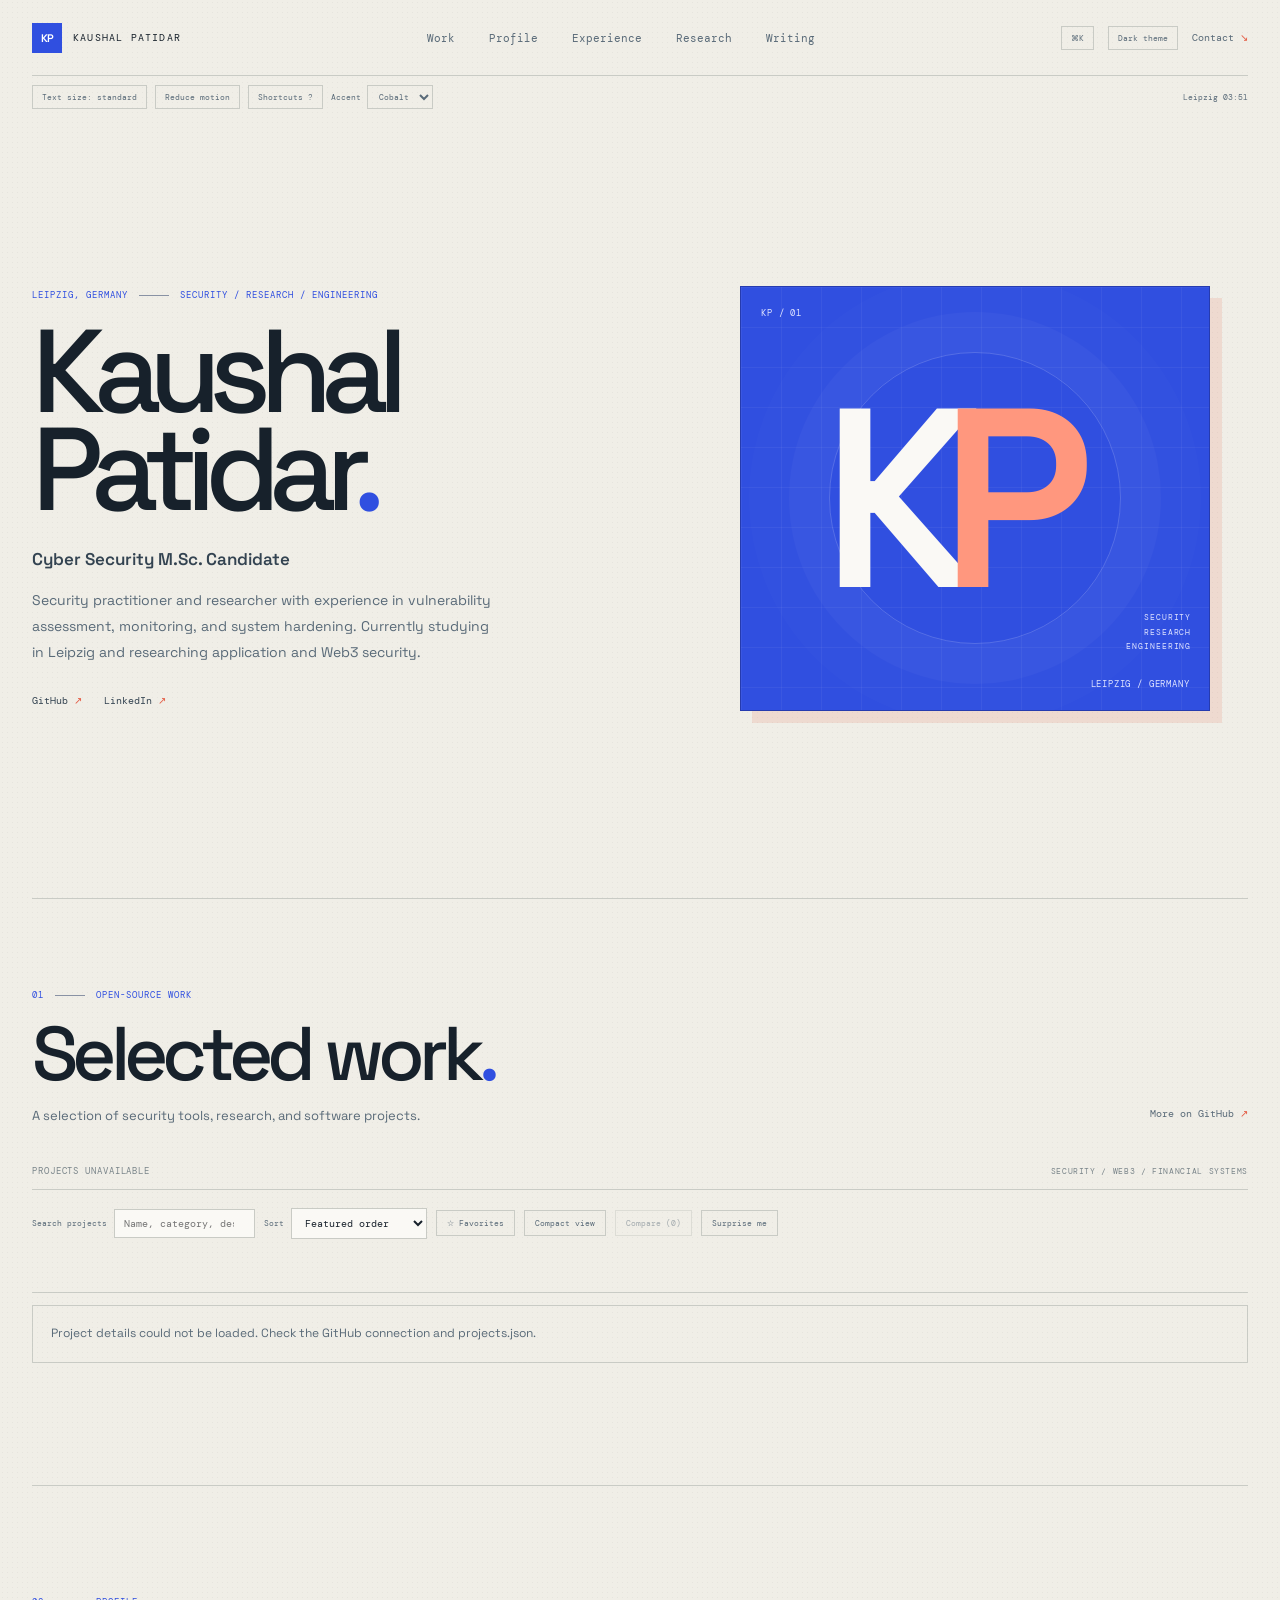
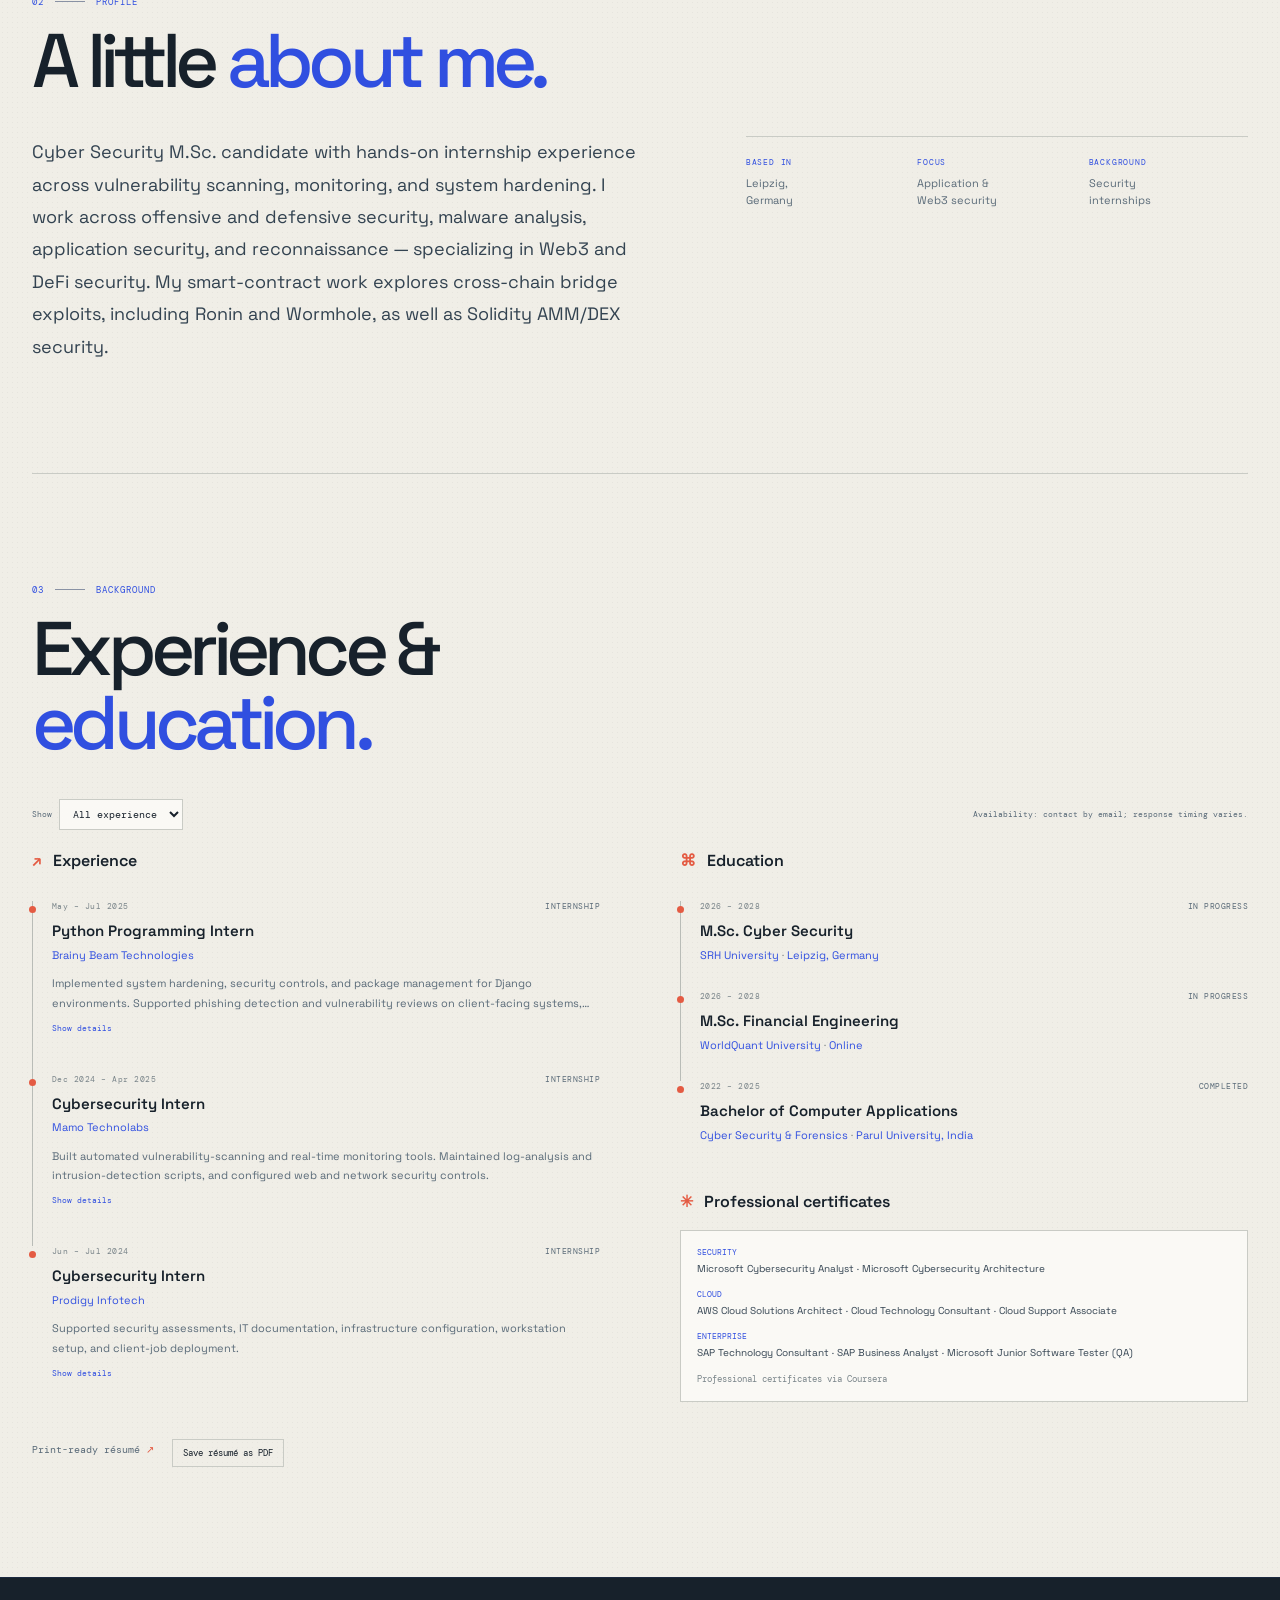
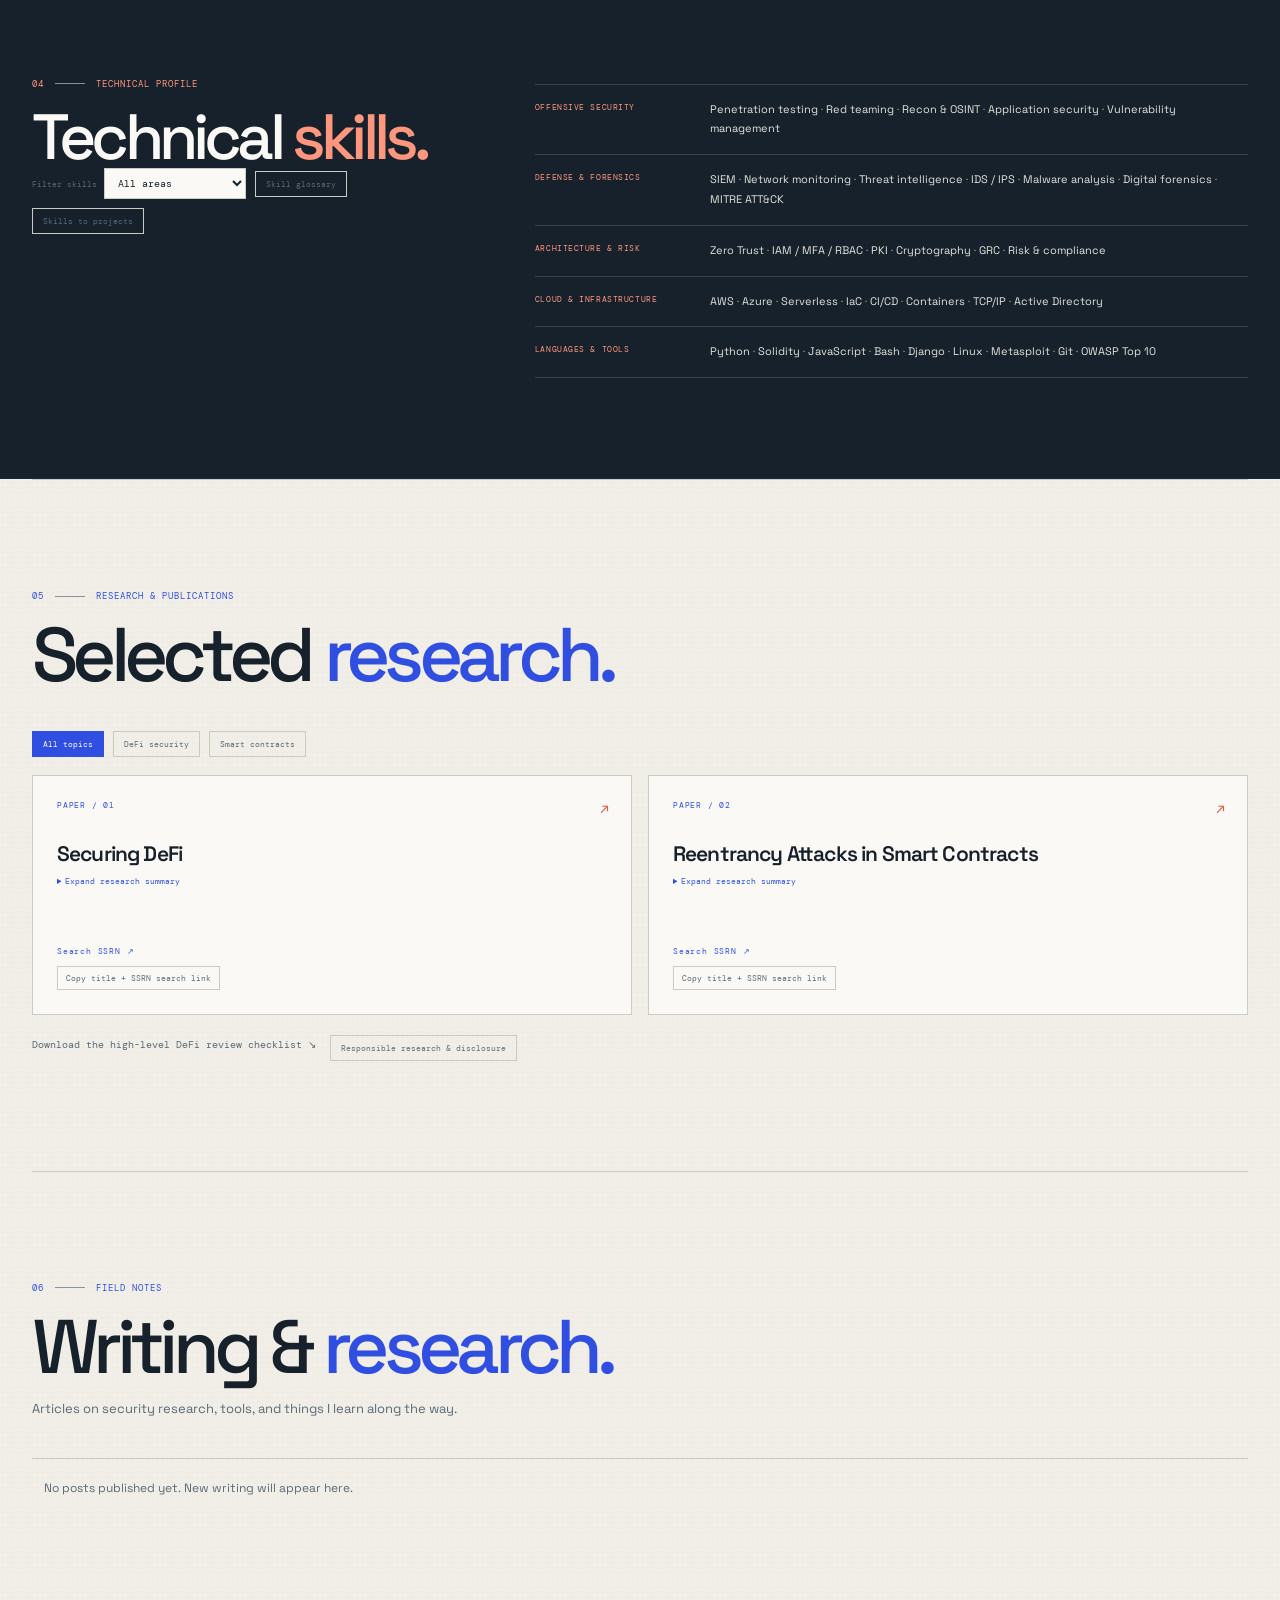
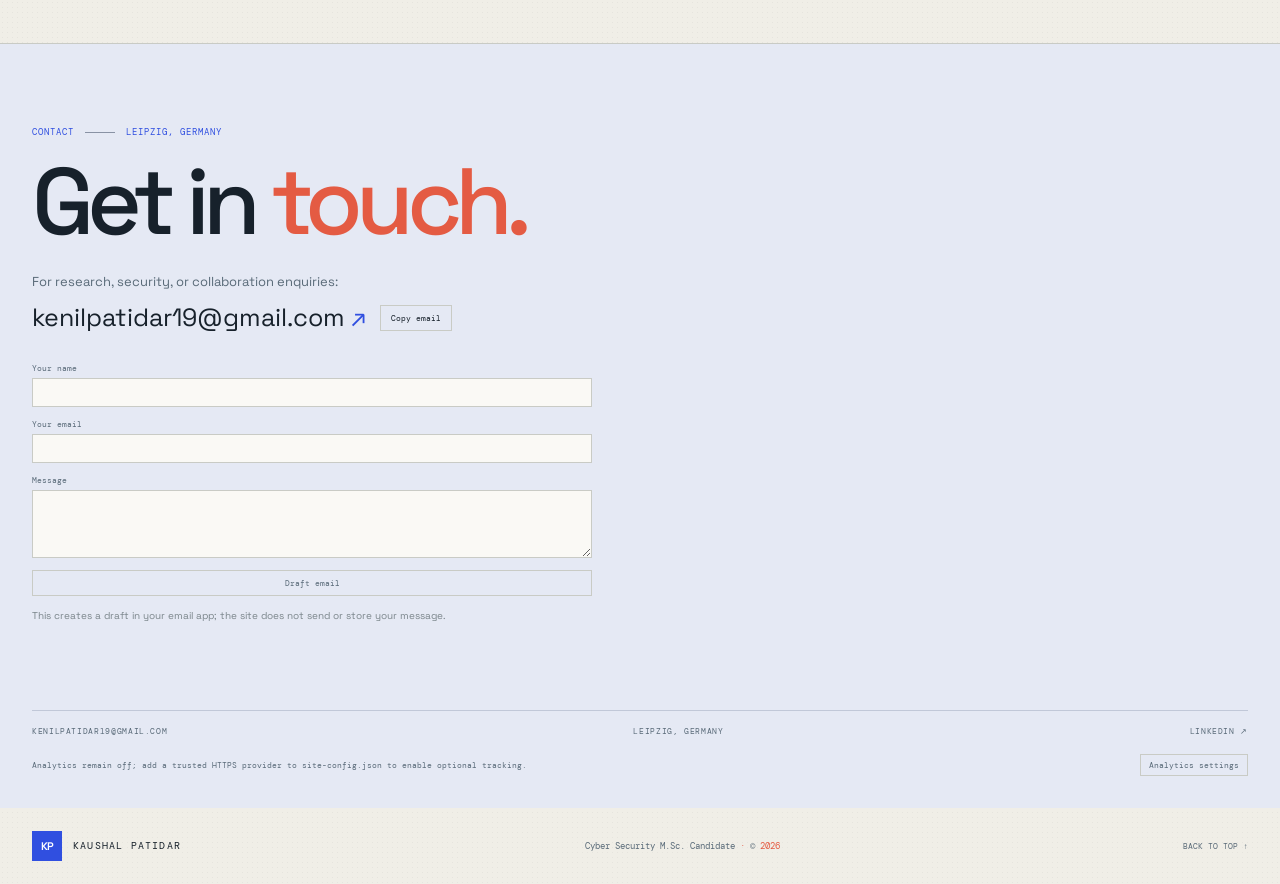
<file: index.html>
<!doctype html>
<html lang="en">
  <head>
    <meta charset="utf-8" />
    <meta name="viewport" content="width=device-width, initial-scale=1" />
    <meta
      name="description"
      content="Kaushal Patidar — Cyber Security M.Sc. candidate focused on application security, threat research, and Web3."
    />
    <meta name="theme-color" content="#f0eee7" />
    <title>Kaushal Patidar | Security Researcher</title>
    <link rel="preconnect" href="https://fonts.googleapis.com" />
    <link rel="preconnect" href="https://fonts.gstatic.com" crossorigin />
    <link
      href="https://fonts.googleapis.com/css2?family=DM+Mono:wght@400;500&family=Space+Grotesk:wght@400;500;600;700&display=swap"
      rel="stylesheet"
    />
    <link rel="stylesheet" href="style.css" />
    <link rel="alternate" type="application/rss+xml" title="Kaushal Patidar — Writing" href="feed.xml" />
    <script src="script.js" defer></script>
    <script src="blog.js" defer></script>
  </head>
  <body>
    <a class="skip-link" href="#main">Skip to content</a>
    <header class="site-header">
      <a class="wordmark" href="#top" aria-label="Kaushal Patidar, home">
        <span class="wordmark-mark">KP</span>
        <span>KAUSHAL PATIDAR</span>
      </a>
      <nav class="main-nav" aria-label="Main navigation">
        <a href="#projects">Work</a>
        <a href="#about">Profile</a>
        <a href="#experience">Experience</a>
        <a href="#research">Research</a>
        <a href="#blog">Writing</a>
      </nav>
      <div class="header-actions">
        <button class="header-button" type="button" id="command-open" aria-haspopup="dialog">⌘K</button>
        <button class="header-button" type="button" id="theme-toggle" aria-pressed="false">Theme</button>
        <a class="header-link" href="#contact">Contact <span aria-hidden="true">↘</span></a>
      </div>
    </header>
    <div class="reading-progress" aria-hidden="true"><span id="reading-progress"></span></div>
    <div class="utility-panel section-wrap" aria-label="Display options">
      <button type="button" id="font-size-toggle">Text size: standard</button>
      <button type="button" id="motion-toggle" aria-pressed="false">Reduce motion</button>
      <button type="button" id="shortcuts-open">Shortcuts ?</button>
      <label class="palette-control">Accent
        <select id="accent-select" aria-label="Choose accent color">
          <option value="blue">Cobalt</option><option value="green">Forest</option><option value="violet">Violet</option>
        </select>
      </label>
      <span class="local-time">Leipzig <time id="leipzig-clock"></time></span>
      <label id="resume-language-wrap" hidden>Résumé
        <select id="resume-language" aria-label="Résumé language"><option value="en">English</option></select>
      </label>
    </div>

    <main id="main">
      <section class="hero section-wrap" id="top">
        <div class="hero-copy">
          <p class="eyebrow"><span>LEIPZIG, GERMANY</span><span class="eyebrow-line"></span><span>SECURITY / RESEARCH / ENGINEERING</span></p>
          <h1>Kaushal<br />Patidar<span>.</span></h1>
          <p class="hero-role">Cyber Security M.Sc. Candidate</p>
          <p class="hero-intro">
            Security practitioner and researcher with experience in vulnerability
            assessment, monitoring, and system hardening. Currently studying in
            Leipzig and researching application and Web3 security.
          </p>
          <div class="hero-links">
            <a href="https://github.com/LordXapose" target="_blank" rel="noreferrer">GitHub <span aria-hidden="true">↗</span></a>
            <a href="https://linkedin.com/in/kaushalpatidar-kenil4sec" target="_blank" rel="noreferrer">LinkedIn <span aria-hidden="true">↗</span></a>
          </div>
        </div>
        <div class="hero-art" aria-label="Kaushal Patidar monogram illustration">
          <div class="art-frame">
            <div class="art-grid" aria-hidden="true"></div>
            <span class="art-id">KP / 01</span>
            <span class="art-monogram" aria-hidden="true">K<span>P</span></span>
            <div class="art-caption"><span>SECURITY</span><span>RESEARCH</span><span>ENGINEERING</span></div>
            <span class="art-coordinate">LEIPZIG / GERMANY</span>
          </div>
        </div>
      </section>

      <section class="section-wrap section-block projects-section" id="projects">
        <div class="section-heading section-heading-row">
          <div>
            <p class="eyebrow"><span>01</span><span class="eyebrow-line"></span><span>OPEN-SOURCE WORK</span></p>
            <h2>Selected work<span>.</span></h2>
            <p class="work-intro">A selection of security tools, research, and software projects.</p>
          </div>
          <a class="text-link" href="https://github.com/LordXapose?tab=repositories" target="_blank" rel="noreferrer">
            More on GitHub <span aria-hidden="true">↗</span>
          </a>
        </div>
        <div class="project-toolbar">
          <p id="project-count" class="mono-label" aria-live="polite">LOADING FEATURED PROJECTS</p>
          <p class="project-focus">SECURITY / WEB3 / FINANCIAL SYSTEMS</p>
        </div>
        <div class="project-controls" aria-label="Project controls">
          <label class="control-search">Search projects <input id="project-search" type="search" placeholder="Name, category, description" /></label>
          <label>Sort <select id="project-sort"><option value="featured">Featured order</option><option value="updated">Recently updated</option><option value="stars">Most stars</option><option value="forks">Most forks</option></select></label>
          <button type="button" id="project-favorites" aria-pressed="false">☆ Favorites</button>
          <button type="button" id="project-density" aria-pressed="false">Compact view</button>
          <button type="button" id="project-compare" disabled>Compare (0)</button>
          <button type="button" id="project-surprise">Surprise me</button>
        </div>
        <div class="project-filters" id="project-filters" role="group" aria-label="Filter projects"></div>
        <p id="project-feedback" class="control-feedback" aria-live="polite"></p>
        <div class="project-list" id="project-list" aria-live="polite">
          <div class="project-loading" aria-hidden="true"></div>
          <div class="project-loading" aria-hidden="true"></div>
          <div class="project-loading" aria-hidden="true"></div>
        </div>
        <p id="project-error" class="project-error" hidden></p>
      </section>

      <section class="section-wrap section-block about-section" id="about">
        <div class="section-heading">
          <p class="eyebrow"><span>02</span><span class="eyebrow-line"></span><span>PROFILE</span></p>
          <h2>A little <span>about me.</span></h2>
        </div>
        <div class="about-grid">
          <p class="about-lead">
            Cyber Security M.Sc. candidate with hands-on internship experience
            across vulnerability scanning, monitoring, and system hardening.
            I work across offensive and defensive security, malware analysis,
            application security, and reconnaissance — specializing in Web3 and
            DeFi security. My smart-contract work explores cross-chain bridge
            exploits, including Ronin and Wormhole, as well as Solidity AMM/DEX security.
          </p>
          <div class="about-facts">
            <div><span class="fact-label">BASED IN</span><span>Leipzig,<br />Germany</span></div>
            <div><span class="fact-label">FOCUS</span><span>Application &amp;<br />Web3 security</span></div>
            <div><span class="fact-label">BACKGROUND</span><span>Security<br />internships</span></div>
          </div>
        </div>
      </section>

      <section class="section-wrap section-block experience-section" id="experience">
        <div class="section-heading">
          <p class="eyebrow"><span>03</span><span class="eyebrow-line"></span><span>BACKGROUND</span></p>
          <h2>Experience &amp;<br /><span>education.</span></h2>
        </div>
        <div class="experience-controls">
          <label>Show <select id="experience-filter"><option value="all">All experience</option><option value="internship">Internships</option><option value="education">Education</option></select></label>
          <p>Availability: contact by email; response timing varies.</p>
        </div>
        <div class="resume-grid">
          <div class="resume-column">
            <h3 class="column-title"><span class="column-icon">↗</span> Experience</h3>
            <article class="timeline-item">
              <div class="timeline-meta"><span>May – Jul 2025</span><span>INTERNSHIP</span></div>
              <h4>Python Programming Intern</h4>
              <p class="timeline-org">Brainy Beam Technologies</p>
              <p>Implemented system hardening, security controls, and package management for Django environments. Supported phishing detection and vulnerability reviews on client-facing systems, using structured root-cause analysis to troubleshoot issues.</p>
            </article>
            <article class="timeline-item">
              <div class="timeline-meta"><span>Dec 2024 – Apr 2025</span><span>INTERNSHIP</span></div>
              <h4>Cybersecurity Intern</h4>
              <p class="timeline-org">Mamo Technolabs</p>
              <p>Built automated vulnerability-scanning and real-time monitoring tools. Maintained log-analysis and intrusion-detection scripts, and configured web and network security controls.</p>
            </article>
            <article class="timeline-item">
              <div class="timeline-meta"><span>Jun – Jul 2024</span><span>INTERNSHIP</span></div>
              <h4>Cybersecurity Intern</h4>
              <p class="timeline-org">Prodigy Infotech</p>
              <p>Supported security assessments, IT documentation, infrastructure configuration, workstation setup, and client-job deployment.</p>
            </article>
          </div>
          <div class="resume-column">
            <h3 class="column-title"><span class="column-icon">⌘</span> Education</h3>
            <article class="timeline-item">
              <div class="timeline-meta"><span>2026 – 2028</span><span>IN PROGRESS</span></div>
              <h4>M.Sc. Cyber Security</h4>
              <p class="timeline-org">SRH University <span>·</span> Leipzig, Germany</p>
            </article>
            <article class="timeline-item">
              <div class="timeline-meta"><span>2026 – 2028</span><span>IN PROGRESS</span></div>
              <h4>M.Sc. Financial Engineering</h4>
              <p class="timeline-org">WorldQuant University <span>·</span> Online</p>
            </article>
            <article class="timeline-item">
              <div class="timeline-meta"><span>2022 – 2025</span><span>COMPLETED</span></div>
              <h4>Bachelor of Computer Applications</h4>
              <p class="timeline-org">Cyber Security &amp; Forensics <span>·</span> Parul University, India</p>
            </article>
            <h3 class="column-title cert-title"><span class="column-icon">✳</span> Professional certificates</h3>
            <div class="certificate-list">
              <p><span>Security</span> Microsoft Cybersecurity Analyst · Microsoft Cybersecurity Architecture</p>
              <p><span>Cloud</span> AWS Cloud Solutions Architect · Cloud Technology Consultant · Cloud Support Associate</p>
              <p><span>Enterprise</span> SAP Technology Consultant · SAP Business Analyst · Microsoft Junior Software Tester (QA)</p>
              <p class="cert-note">Professional certificates via Coursera</p>
            </div>
          </div>
        </div>
        <div class="resume-actions">
          <a class="text-link" href="resume.html">Print-ready résumé <span aria-hidden="true">↗</span></a>
          <button type="button" id="resume-print">Save résumé as PDF</button>
        </div>
      </section>

      <section class="skills-band" id="skills">
        <div class="section-wrap skills-inner">
          <div class="section-heading">
            <p class="eyebrow"><span>04</span><span class="eyebrow-line"></span><span>TECHNICAL PROFILE</span></p>
            <h2>Technical <span>skills.</span></h2>
            <div class="skill-toolbar">
              <label>Filter skills <select id="skill-filter"><option value="all">All areas</option><option value="offensive">Offensive</option><option value="defense">Defense</option><option value="architecture">Architecture</option><option value="cloud">Cloud</option><option value="languages">Languages &amp; tools</option></select></label>
              <button type="button" id="skill-glossary">Skill glossary</button>
              <button type="button" id="skill-project-map">Skills to projects</button>
            </div>
          </div>
          <div class="skill-groups">
            <div class="skill-group"><p>OFFENSIVE SECURITY</p><div>Penetration testing <i>·</i> Red teaming <i>·</i> Recon &amp; OSINT <i>·</i> Application security <i>·</i> Vulnerability management</div></div>
            <div class="skill-group"><p>DEFENSE &amp; FORENSICS</p><div>SIEM <i>·</i> Network monitoring <i>·</i> Threat intelligence <i>·</i> IDS / IPS <i>·</i> Malware analysis <i>·</i> Digital forensics <i>·</i> MITRE ATT&amp;CK</div></div>
            <div class="skill-group"><p>ARCHITECTURE &amp; RISK</p><div>Zero Trust <i>·</i> IAM / MFA / RBAC <i>·</i> PKI <i>·</i> Cryptography <i>·</i> GRC <i>·</i> Risk &amp; compliance</div></div>
            <div class="skill-group"><p>CLOUD &amp; INFRASTRUCTURE</p><div>AWS <i>·</i> Azure <i>·</i> Serverless <i>·</i> IaC <i>·</i> CI/CD <i>·</i> Containers <i>·</i> TCP/IP <i>·</i> Active Directory</div></div>
            <div class="skill-group"><p>LANGUAGES &amp; TOOLS</p><div>Python <i>·</i> Solidity <i>·</i> JavaScript <i>·</i> Bash <i>·</i> Django <i>·</i> Linux <i>·</i> Metasploit <i>·</i> Git <i>·</i> OWASP Top 10</div></div>
          </div>
        </div>
      </section>

      <section class="section-wrap section-block research-section" id="research">
        <div class="section-heading">
          <p class="eyebrow"><span>05</span><span class="eyebrow-line"></span><span>RESEARCH &amp; PUBLICATIONS</span></p>
          <h2>Selected <span>research.</span></h2>
        </div>
        <div class="research-controls" role="group" aria-label="Filter research by topic">
          <button class="research-filter is-active" data-topic="all" type="button" aria-pressed="true">All topics</button>
          <button class="research-filter" data-topic="defi" type="button" aria-pressed="false">DeFi security</button>
          <button class="research-filter" data-topic="smart-contracts" type="button" aria-pressed="false">Smart contracts</button>
        </div>
        <div class="research-grid">
          <article class="research-card" data-topic="defi">
            <span class="research-index">PAPER / 01</span>
            <span class="research-arrow" aria-hidden="true">↗</span>
            <h3>Securing DeFi</h3>
            <details class="research-abstract"><summary>Expand research summary</summary><p>Identifying and mitigating vulnerabilities across decentralized-finance protocols.</p></details>
            <a class="research-source" href="https://papers.ssrn.com/sol3/results.cfm?txtKey=Securing%20DeFi" target="_blank" rel="noreferrer">Search SSRN ↗</a>
            <button type="button" class="research-citation" data-citation-title="Securing DeFi" data-citation-url="https://papers.ssrn.com/sol3/results.cfm?txtKey=Securing%20DeFi">Copy title + SSRN search link</button>
          </article>
          <article class="research-card" data-topic="smart-contracts">
            <span class="research-index">PAPER / 02</span>
            <span class="research-arrow" aria-hidden="true">↗</span>
            <h3>Reentrancy Attacks in Smart Contracts</h3>
            <details class="research-abstract"><summary>Expand research summary</summary><p>How a class of smart-contract flaws creates financial risk in on-chain systems.</p></details>
            <a class="research-source" href="https://papers.ssrn.com/sol3/results.cfm?txtKey=Reentrancy%20Attacks%20in%20Smart%20Contracts" target="_blank" rel="noreferrer">Search SSRN ↗</a>
            <button type="button" class="research-citation" data-citation-title="Reentrancy Attacks in Smart Contracts" data-citation-url="https://papers.ssrn.com/sol3/results.cfm?txtKey=Reentrancy%20Attacks%20in%20Smart%20Contracts">Copy title + SSRN search link</button>
          </article>
        </div>
        <div class="research-downloads">
          <a class="text-link" href="downloads/defi-security-review-checklist.md" download>Download the high-level DeFi review checklist ↘</a>
          <button type="button" id="disclosure-open">Responsible research &amp; disclosure</button>
        </div>
      </section>

      <section class="section-wrap section-block blog-section" id="blog">
        <div class="section-heading section-heading-row">
          <div>
            <p class="eyebrow"><span>06</span><span class="eyebrow-line"></span><span>FIELD NOTES</span></p>
            <h2>Writing &amp; <span>research.</span></h2>
            <p class="work-intro">Articles on security research, tools, and things I learn along the way.</p>
          </div>
        </div>
        <div class="blog-controls" id="blog-controls">
          <label>Search writing <input id="blog-search" type="search" placeholder="Title, summary, tag" /></label>
          <label>Sort <select id="blog-sort"><option value="newest">Newest first</option><option value="oldest">Oldest first</option></select></label>
          <button type="button" id="blog-saved-toggle" aria-pressed="false">Reading list</button>
          <button type="button" id="blog-surprise">Open a random article</button>
        </div>
        <div class="blog-filters" id="blog-filters" role="group" aria-label="Filter articles by tag"></div>
        <div class="blog-list" id="blog-list" aria-live="polite"></div>
        <p class="blog-empty" id="blog-empty">No posts published yet. New writing will appear here.</p>
        <p class="blog-status" id="blog-status" hidden></p>
      </section>

      <section class="contact-section" id="contact">
        <div class="section-wrap contact-inner">
          <p class="eyebrow"><span>CONTACT</span><span class="eyebrow-line"></span><span>LEIPZIG, GERMANY</span></p>
          <h2>Get in <span>touch.</span></h2>
          <p class="contact-intro">For research, security, or collaboration enquiries:</p>
          <div class="contact-actions">
            <a class="contact-email" href="mailto:kenilpatidar19@gmail.com">kenilpatidar19@gmail.com <span aria-hidden="true">↗</span></a>
            <button type="button" id="copy-email">Copy email</button>
          </div>
          <form id="contact-form" class="contact-form">
            <label>Your name <input name="name" autocomplete="name" required maxlength="120" /></label>
            <label>Your email <input name="email" type="email" autocomplete="email" required maxlength="254" /></label>
            <label>Message <textarea name="message" rows="4" required maxlength="4000"></textarea></label>
            <button type="submit">Draft email</button>
            <p class="form-privacy">This creates a draft in your email app; the site does not send or store your message.</p>
            <p id="contact-feedback" class="control-feedback" aria-live="polite"></p>
          </form>
          <div class="contact-meta">
            <a href="mailto:kenilpatidar19@gmail.com">KENILPATIDAR19@GMAIL.COM</a>
            <span>LEIPZIG, GERMANY</span>
            <a href="https://linkedin.com/in/kaushalpatidar-kenil4sec" target="_blank" rel="noreferrer">LINKEDIN ↗</a>
          </div>
          <div class="privacy-analytics">
            <p id="analytics-state">Optional analytics are off. No analytics provider is configured.</p>
            <button type="button" id="analytics-consent" aria-pressed="false">Analytics settings</button>
          </div>
        </div>
      </section>
    </main>

    <footer class="site-footer section-wrap">
      <a class="wordmark" href="#top"><span class="wordmark-mark">KP</span><span>KAUSHAL PATIDAR</span></a>
      <p>Cyber Security M.Sc. Candidate <span aria-hidden="true">·</span> © <span id="current-year"></span></p>
      <a href="#top" class="back-top">BACK TO TOP ↑</a>
    </footer>
    <button class="back-to-top" id="back-to-top" type="button" aria-label="Back to top">↑</button>
    <dialog id="compare-dialog" aria-labelledby="compare-title"><form method="dialog" class="dialog-close"><button aria-label="Close comparison">×</button></form><h2 id="compare-title">Project comparison</h2><div id="compare-content"></div></dialog>
    <dialog id="project-image-dialog" class="image-dialog" aria-label="Project screenshot preview"><form method="dialog" class="dialog-close"><button aria-label="Close screenshot preview">×</button></form><img id="project-image-preview" alt="" /><p id="project-image-caption"></p></dialog>
    <dialog id="command-dialog" aria-labelledby="command-title"><form method="dialog" class="dialog-close"><button aria-label="Close command palette">×</button></form><h2 id="command-title">Jump to</h2><label>Search pages and projects <input id="command-search" type="search" autocomplete="off" /></label><div id="command-results" role="listbox"></div></dialog>
    <dialog id="shortcuts-dialog" aria-labelledby="shortcuts-title"><form method="dialog" class="dialog-close"><button aria-label="Close shortcuts">×</button></form><h2 id="shortcuts-title">Keyboard shortcuts</h2><p><kbd>Ctrl</kbd>/<kbd>⌘</kbd> + <kbd>K</kbd> opens search. <kbd>Esc</kbd> closes dialogs. <kbd>?</kbd> opens this guide.</p></dialog>
    <dialog id="glossary-dialog" aria-labelledby="glossary-title"><form method="dialog" class="dialog-close"><button aria-label="Close glossary">×</button></form><h2 id="glossary-title">Security glossary</h2><div id="glossary-content"></div></dialog>
    <dialog id="skill-map-dialog" aria-labelledby="skill-map-title"><form method="dialog" class="dialog-close"><button aria-label="Close skill map">×</button></form><h2 id="skill-map-title">Skills in selected projects</h2><div id="skill-map-content"></div></dialog>
    <dialog id="disclosure-dialog" aria-labelledby="disclosure-title"><form method="dialog" class="dialog-close"><button aria-label="Close disclosure guidance">×</button></form><h2 id="disclosure-title">Responsible research</h2><p>Research is conducted within authorized scope. Do not test systems without explicit permission. Report issues privately to the affected organization, allow reasonable time for remediation, and avoid publishing secrets, personal data, or operational exploit details.</p></dialog>
    <p id="site-toast" class="site-toast" role="status" aria-live="polite"></p>
    <script src="interactive.js" defer></script>
  </body>
</html>
</file>
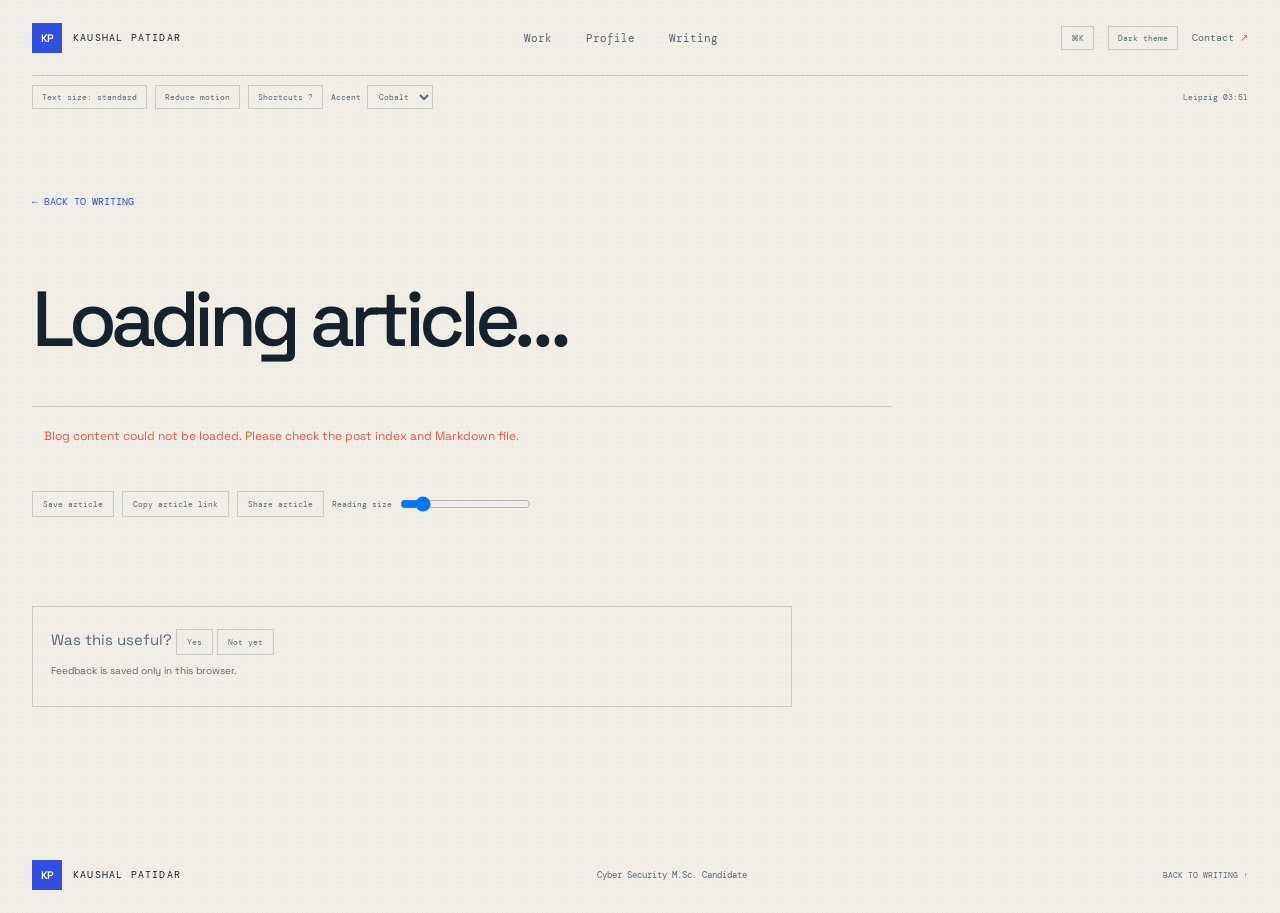
<file: blog.html>
<!doctype html>
<html lang="en">
  <head>
    <meta charset="utf-8" />
    <meta name="viewport" content="width=device-width, initial-scale=1" />
    <meta name="theme-color" content="#f0eee7" />
    <title>Writing | Kaushal Patidar</title>
    <link rel="preconnect" href="https://fonts.googleapis.com" />
    <link rel="preconnect" href="https://fonts.gstatic.com" crossorigin />
    <link
      href="https://fonts.googleapis.com/css2?family=DM+Mono:wght@400;500&family=Space+Grotesk:wght@400;500;600;700&display=swap"
      rel="stylesheet"
    />
    <link rel="stylesheet" href="style.css" />
    <link rel="alternate" type="application/rss+xml" title="Kaushal Patidar — Writing" href="feed.xml" />
    <script src="blog.js" defer></script>
  </head>
  <body>
    <a class="skip-link" href="#main">Skip to content</a>
    <div class="reading-progress" aria-hidden="true"><span id="reading-progress"></span></div>
    <header class="site-header">
      <a class="wordmark" href="index.html#top" aria-label="Kaushal Patidar, home">
        <span class="wordmark-mark">KP</span>
        <span>KAUSHAL PATIDAR</span>
      </a>
      <nav class="main-nav" aria-label="Main navigation">
        <a href="index.html#projects">Work</a>
        <a href="index.html#about">Profile</a>
        <a href="index.html#blog">Writing</a>
      </nav>
      <div class="header-actions">
        <button class="header-button" type="button" id="command-open" aria-haspopup="dialog">⌘K</button>
        <button class="header-button" type="button" id="theme-toggle" aria-pressed="false">Theme</button>
        <a class="header-link" href="mailto:kenilpatidar19@gmail.com">Contact <span aria-hidden="true">↗</span></a>
      </div>
    </header>
    <div class="utility-panel section-wrap" aria-label="Display options">
      <button type="button" id="font-size-toggle">Text size: standard</button>
      <button type="button" id="motion-toggle" aria-pressed="false">Reduce motion</button>
      <button type="button" id="shortcuts-open">Shortcuts ?</button>
      <label class="palette-control">Accent
        <select id="accent-select" aria-label="Choose accent color">
          <option value="blue">Cobalt</option><option value="green">Forest</option><option value="violet">Violet</option>
        </select>
      </label>
      <span class="local-time">Leipzig <time id="leipzig-clock"></time></span>
    </div>
    <main id="main" class="section-wrap blog-article">
      <a class="blog-back" href="index.html#blog">← BACK TO WRITING</a>
      <header class="blog-article-header">
        <time class="blog-article-meta" id="blog-date"></time>
        <h1 class="blog-article-title" id="blog-title">Loading article…</h1>
        <p class="blog-article-summary" id="blog-summary"></p>
        <p class="blog-reading-time" id="blog-reading-time"></p>
        <div class="blog-tags" id="blog-article-tags"></div>
      </header>
      <p class="blog-status" id="blog-loading">Loading article…</p>
      <p class="blog-status" id="blog-article-status" hidden></p>
      <nav class="blog-toc" id="blog-toc" aria-label="Article contents" hidden></nav>
      <div class="article-actions">
        <button type="button" id="article-bookmark">Save article</button>
        <button type="button" id="article-copy-link">Copy article link</button>
        <button type="button" id="article-share">Share article</button>
        <label>Reading size <input id="article-font-size" type="range" min="14" max="22" value="15" /></label>
      </div>
      <article class="blog-content" id="blog-content"></article>
      <section class="article-feedback" aria-label="Article feedback">
        <p>Was this useful? <button type="button" data-reaction="helpful">Yes</button> <button type="button" data-reaction="not-helpful">Not yet</button></p>
        <p class="form-privacy">Feedback is saved only in this browser.</p>
      </section>
      <section class="related-posts" id="related-posts" hidden><h2>Related writing</h2><div id="related-post-list"></div></section>
    </main>
    <footer class="site-footer section-wrap">
      <a class="wordmark" href="index.html#top"><span class="wordmark-mark">KP</span><span>KAUSHAL PATIDAR</span></a>
      <p>Cyber Security M.Sc. Candidate</p>
      <a href="index.html#blog" class="back-top">BACK TO WRITING ↑</a>
    </footer>
    <button class="back-to-top" id="back-to-top" type="button" aria-label="Back to top">↑</button>
    <p id="site-toast" class="site-toast" role="status" aria-live="polite"></p>
    <dialog id="command-dialog" aria-labelledby="command-title"><form method="dialog" class="dialog-close"><button aria-label="Close command palette">×</button></form><h2 id="command-title">Jump to</h2><label>Search pages and posts <input id="command-search" type="search" autocomplete="off" /></label><div id="command-results" role="listbox"></div></dialog>
    <dialog id="shortcuts-dialog" aria-labelledby="shortcuts-title"><form method="dialog" class="dialog-close"><button aria-label="Close shortcuts">×</button></form><h2 id="shortcuts-title">Keyboard shortcuts</h2><p><kbd>Ctrl</kbd>/<kbd>⌘</kbd> + <kbd>K</kbd> opens search. <kbd>Esc</kbd> closes dialogs. <kbd>?</kbd> opens this guide.</p></dialog>
    <script src="interactive.js" defer></script>
  </body>
</html>
</file>
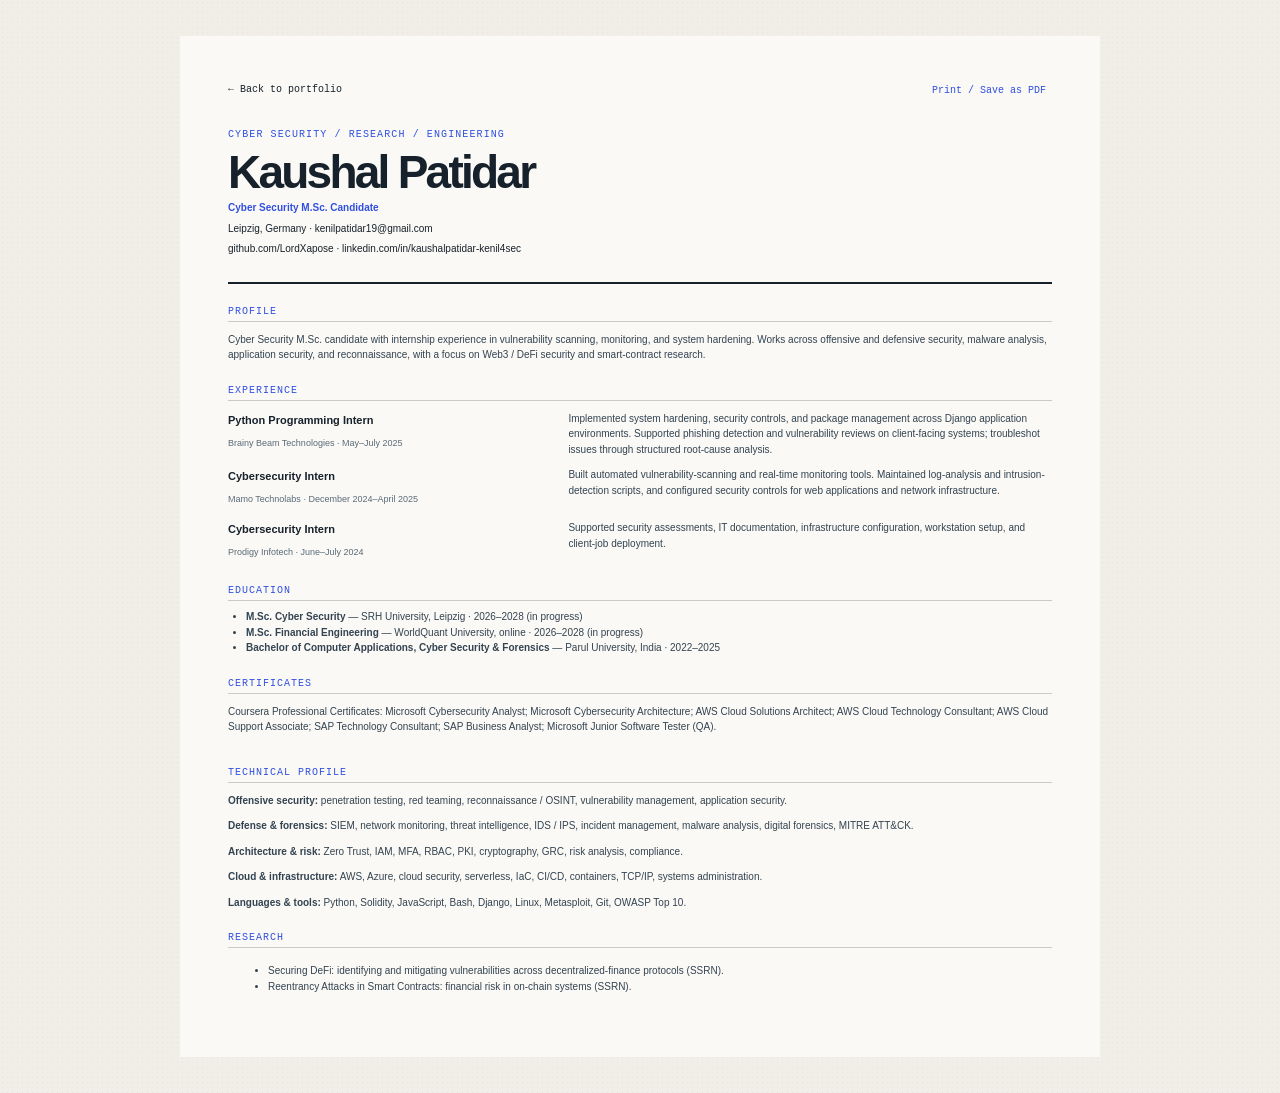
<file: resume.html>
<!doctype html>
<html lang="en">
  <head>
    <meta charset="utf-8" />
    <meta name="viewport" content="width=device-width, initial-scale=1" />
    <meta name="description" content="Print-ready résumé for Kaushal Patidar." />
    <title>Résumé | Kaushal Patidar</title>
    <link rel="stylesheet" href="style.css" />
    <script src="resume.js" defer></script>
  </head>
  <body class="resume-page">
    <main class="resume-document">
      <div class="resume-print-actions">
        <a href="index.html#experience">← Back to portfolio</a>
        <button type="button" id="resume-save-pdf">Print / Save as PDF</button>
      </div>
      <header class="resume-header">
        <p class="eyebrow">CYBER SECURITY / RESEARCH / ENGINEERING</p>
        <h1>Kaushal Patidar</h1>
        <p class="resume-headline">Cyber Security M.Sc. Candidate</p>
        <p>Leipzig, Germany · <a href="mailto:kenilpatidar19@gmail.com">kenilpatidar19@gmail.com</a></p>
        <p><a href="https://github.com/LordXapose">github.com/LordXapose</a> · <a href="https://linkedin.com/in/kaushalpatidar-kenil4sec">linkedin.com/in/kaushalpatidar-kenil4sec</a></p>
      </header>
      <section>
        <h2>Profile</h2>
        <p>Cyber Security M.Sc. candidate with internship experience in vulnerability scanning, monitoring, and system hardening. Works across offensive and defensive security, malware analysis, application security, and reconnaissance, with a focus on Web3 / DeFi security and smart-contract research.</p>
      </section>
      <section>
        <h2>Experience</h2>
        <article class="resume-entry">
          <div><h3>Python Programming Intern</h3><span>Brainy Beam Technologies · May–July 2025</span></div>
          <p>Implemented system hardening, security controls, and package management across Django application environments. Supported phishing detection and vulnerability reviews on client-facing systems; troubleshot issues through structured root-cause analysis.</p>
        </article>
        <article class="resume-entry">
          <div><h3>Cybersecurity Intern</h3><span>Mamo Technolabs · December 2024–April 2025</span></div>
          <p>Built automated vulnerability-scanning and real-time monitoring tools. Maintained log-analysis and intrusion-detection scripts, and configured security controls for web applications and network infrastructure.</p>
        </article>
        <article class="resume-entry">
          <div><h3>Cybersecurity Intern</h3><span>Prodigy Infotech · June–July 2024</span></div>
          <p>Supported security assessments, IT documentation, infrastructure configuration, workstation setup, and client-job deployment.</p>
        </article>
      </section>
      <section>
        <h2>Education</h2>
        <ul class="resume-education">
          <li><strong>M.Sc. Cyber Security</strong> — SRH University, Leipzig · 2026–2028 (in progress)</li>
          <li><strong>M.Sc. Financial Engineering</strong> — WorldQuant University, online · 2026–2028 (in progress)</li>
          <li><strong>Bachelor of Computer Applications, Cyber Security &amp; Forensics</strong> — Parul University, India · 2022–2025</li>
        </ul>
      </section>
      <section>
        <h2>Certificates</h2>
        <p>Coursera Professional Certificates: Microsoft Cybersecurity Analyst; Microsoft Cybersecurity Architecture; AWS Cloud Solutions Architect; AWS Cloud Technology Consultant; AWS Cloud Support Associate; SAP Technology Consultant; SAP Business Analyst; Microsoft Junior Software Tester (QA).</p>
        <div class="certificate-links"></div>
      </section>
      <section>
        <h2>Technical profile</h2>
        <p><strong>Offensive security:</strong> penetration testing, red teaming, reconnaissance / OSINT, vulnerability management, application security.</p>
        <p><strong>Defense &amp; forensics:</strong> SIEM, network monitoring, threat intelligence, IDS / IPS, incident management, malware analysis, digital forensics, MITRE ATT&amp;CK.</p>
        <p><strong>Architecture &amp; risk:</strong> Zero Trust, IAM, MFA, RBAC, PKI, cryptography, GRC, risk analysis, compliance.</p>
        <p><strong>Cloud &amp; infrastructure:</strong> AWS, Azure, cloud security, serverless, IaC, CI/CD, containers, TCP/IP, systems administration.</p>
        <p><strong>Languages &amp; tools:</strong> Python, Solidity, JavaScript, Bash, Django, Linux, Metasploit, Git, OWASP Top 10.</p>
      </section>
      <section>
        <h2>Research</h2>
        <ul>
          <li>Securing DeFi: identifying and mitigating vulnerabilities across decentralized-finance protocols (SSRN).</li>
          <li>Reentrancy Attacks in Smart Contracts: financial risk in on-chain systems (SSRN).</li>
        </ul>
      </section>
    </main>
    <p id="site-toast" class="site-toast" role="status" aria-live="polite"></p>
  </body>
</html>
</file>
<file: style.css>
:root {
  color-scheme: light;
  --paper: #f0eee7;
  --paper-light: #faf9f5;
  --paper-blue: #e5e9f4;
  --ink: #17212b;
  --ink-soft: #334351;
  --muted: #596a78;
  --dim: #7a858a;
  --line: #c9cbc5;
  --blue: #304fe0;
  --coral: #e45b43;
  --mono: "DM Mono", monospace;
  --sans: "Space Grotesk", sans-serif;
}

:root[data-theme="dark"] {
  color-scheme: dark;
  --paper: #111720;
  --paper-light: #1b2532;
  --paper-blue: #253149;
  --ink: #edf0f4;
  --ink-soft: #d3dae2;
  --muted: #a7b3bf;
  --dim: #8794a0;
  --line: #394451;
  --blue: #9aabff;
  --coral: #ff9a80;
}
:root[data-accent="green"] { --blue: #167556; }
:root[data-accent="violet"] { --blue: #6946c6; }
:root[data-theme="dark"][data-accent="green"] { --blue: #79d8b1; }
:root[data-theme="dark"][data-accent="violet"] { --blue: #bba8ff; }

* { box-sizing: border-box; }
html { scroll-behavior: smooth; scroll-padding-top: 85px; }
body {
  margin: 0; color: var(--ink); background: var(--paper);
  background-image: radial-gradient(#17212b0c .65px, transparent .65px);
  background-size: 5px 5px; font: 15px/1.65 var(--sans); zoom: var(--text-scale, 1);
}
[hidden] { display: none !important; }
button, select, input, textarea { font: inherit; }
button { color: inherit; }
button:focus-visible, a:focus-visible, select:focus-visible, input:focus-visible, textarea:focus-visible {
  outline: 2px solid var(--coral); outline-offset: 3px;
}
a { color: inherit; text-decoration: none; }
a:hover { color: var(--blue); }
::selection { color: white; background: var(--blue); }
.section-wrap { width: min(1240px, calc(100% - 64px)); margin-inline: auto; }
.sr-only, .skip-link:not(:focus) {
  position: absolute; width: 1px; height: 1px; padding: 0; margin: -1px;
  overflow: hidden; clip: rect(0, 0, 0, 0); white-space: nowrap; border: 0;
}
.skip-link:focus { position: fixed; z-index: 20; top: 12px; left: 12px; padding: 10px 16px; background: var(--blue); color: white; }

.site-header {
  width: min(1360px, calc(100% - 64px)); height: 76px; margin: auto;
  display: flex; align-items: center; justify-content: space-between;
  border-bottom: 1px solid var(--line);
}
.header-actions { display: flex; gap: 14px; align-items: center; }
.header-button, .utility-panel button, .utility-panel select {
  padding: 6px 9px; border: 1px solid var(--line); color: var(--muted);
  background: transparent; cursor: pointer; font: 8px var(--mono);
}
.header-button:hover, .utility-panel button:hover { color: var(--blue); border-color: var(--blue); }
.reading-progress { position: fixed; z-index: 20; inset: 0 0 auto; height: 3px; pointer-events: none; }
.reading-progress span { display: block; width: 0; height: 100%; background: var(--coral); }
.utility-panel {
  display: flex; flex-wrap: wrap; align-items: center; gap: 8px;
  padding-block: 9px; color: var(--muted); font: 8px var(--mono);
}
.utility-panel label { display: flex; gap: 6px; align-items: center; }
.utility-panel select { padding: 5px 7px; }
.local-time { margin-left: auto; }
.wordmark { display: inline-flex; gap: 11px; align-items: center; font: 10px var(--mono); letter-spacing: .12em; }
.wordmark-mark { display: grid; width: 30px; height: 30px; place-items: center; background: var(--blue); color: white; font: 600 11px var(--sans); letter-spacing: -.08em; }
.main-nav { display: flex; gap: 34px; color: var(--muted); font: 11px var(--mono); }
.main-nav a, .header-link, .hero-links a, .text-link, .back-top { transition: color .2s ease; }
.header-link { color: var(--muted); font: 10px var(--mono); }
.header-link span, .hero-links span { color: var(--coral); }

.hero {
  position: relative; min-height: min(780px, calc(100svh - 76px));
  display: grid; grid-template-columns: 1.06fr .94fr; gap: 56px;
  align-items: center; padding-block: 70px 90px;
}
.hero-copy { position: relative; z-index: 1; }
.eyebrow {
  display: flex; align-items: center; gap: 11px; margin: 0 0 22px;
  color: var(--blue); font: 9px var(--mono); letter-spacing: .11em;
}
.eyebrow-line { display: inline-block; width: 30px; height: 1px; background: #8992a4; }
.hero h1 {
  margin: 0; font-size: clamp(72px, 9.2vw, 128px); font-weight: 500;
  line-height: .83; letter-spacing: -.095em;
}
.hero h1 span, .section-heading h2 span, .contact-inner h2 span { color: var(--blue); }
.hero-role { margin: 26px 0 0; color: var(--ink-soft); font-size: 17px; font-weight: 600; }
.hero-intro { max-width: 470px; margin: 15px 0 0; color: var(--muted); font-size: 14px; line-height: 1.85; }
.hero-links { display: flex; gap: 22px; flex-wrap: wrap; margin-top: 28px; color: var(--ink-soft); font: 10px var(--mono); }
.hero-art { min-height: 430px; display: grid; place-items: center; }
.art-frame {
  position: relative; width: min(100%, 470px); height: 425px; overflow: hidden;
  border: 1px solid #263baf; background: var(--blue);
  box-shadow: 12px 12px 0 #e45b4324;
}
.art-grid {
  position: absolute; inset: 0; opacity: .4;
  background-image: linear-gradient(#ffffff20 1px, transparent 1px), linear-gradient(90deg, #ffffff20 1px, transparent 1px);
  background-size: 40px 40px;
}
.art-grid::after {
  content: ""; position: absolute; width: 290px; height: 290px; top: 50%; left: 50%;
  border: 1px solid #ffffff72; border-radius: 50%; transform: translate(-50%, -50%);
  box-shadow: 0 0 0 40px #ffffff12, 0 0 0 80px #ffffff09;
}
.art-id, .art-coordinate { position: absolute; z-index: 1; color: #e0e4ff; font: 9px var(--mono); letter-spacing: .09em; }
.art-id { top: 20px; left: 20px; }
.art-coordinate { right: 20px; bottom: 20px; }
.art-monogram {
  position: absolute; inset: 0; display: flex; align-items: center; justify-content: center;
  color: var(--paper-light); font-size: clamp(150px, 22vw, 255px); font-weight: 600;
  letter-spacing: -.16em; line-height: 1; transform: translateX(-8%);
}
.art-monogram span { color: #ff977e; }
.art-caption { position: absolute; z-index: 1; right: 18px; bottom: 56px; display: grid; color: #e0e4ff; font: 8px/1.8 var(--mono); letter-spacing: .12em; text-align: right; }

.section-block { padding-block: 110px; border-top: 1px solid var(--line); }
.section-heading { margin-bottom: 38px; }
.section-heading .eyebrow { margin-bottom: 16px; }
.section-heading h2, .contact-inner h2 {
  margin: 0; font-size: clamp(44px, 6vw, 76px); font-weight: 500;
  line-height: .98; letter-spacing: -.075em;
}
.section-heading-row { display: flex; align-items: end; justify-content: space-between; gap: 24px; }
.section-heading-row .section-heading { margin-bottom: 0; }
.text-link { margin: 0 0 7px; color: var(--muted); font: 10px var(--mono); }
.text-link span { color: var(--coral); }
.projects-section { padding-top: 90px; }
.project-toolbar {
  display: flex; align-items: center; justify-content: space-between; gap: 14px;
  margin: 34px 0 18px; padding-bottom: 12px; border-bottom: 1px solid var(--line);
}
.mono-label { margin: 0; color: var(--dim); font: 9px var(--mono); letter-spacing: .1em; }
.project-focus { margin: 0; color: var(--dim); font: 8px var(--mono); letter-spacing: .08em; }
.work-intro { margin: 14px 0 0; color: var(--muted); font-size: 13px; }
.project-filters { display: flex; flex-wrap: wrap; gap: 7px; margin: 0 0 22px; }
.project-filter {
  padding: 7px 11px; border: 1px solid var(--line); border-radius: 0;
  color: var(--muted); background: transparent; cursor: pointer; font: 8px var(--mono);
  transition: color .2s ease, border-color .2s ease, background .2s ease;
}
.project-filter:hover, .project-filter.is-active { color: white; border-color: var(--blue); background: var(--blue); }
.project-filter:focus-visible, .project-item > summary:focus-visible, .project-detail-link:focus-visible {
  outline: 2px solid var(--coral); outline-offset: 3px;
}
.project-list { border-top: 1px solid var(--line); }
.project-item { border-bottom: 1px solid var(--line); }
.project-item > summary { list-style: none; cursor: pointer; }
.project-item > summary::-webkit-details-marker { display: none; }
.project-row {
  display: grid; grid-template-columns: 54px minmax(0, 1fr) 170px 28px;
  align-items: center; gap: 20px; padding: 21px 12px;
  transition: background .2s ease, padding .2s ease;
}
.project-row:hover { padding-inline: 18px; background: var(--paper-blue); color: var(--ink); }
.project-number { align-self: start; padding-top: 3px; color: var(--coral); font: 10px var(--mono); }
.project-details { min-width: 0; }
.project-name { display: block; margin: 0; color: var(--ink); font-size: 18px; font-weight: 600; letter-spacing: -.035em; overflow-wrap: anywhere; }
.project-description { display: block; margin: 3px 0 0; color: var(--muted); font-size: 12px; line-height: 1.6; }
.project-language { color: var(--blue); font: 9px var(--mono); }
.project-arrow { justify-self: end; color: var(--coral); font-size: 18px; transition: transform .2s ease; }
.project-item[open] .project-arrow { transform: rotate(45deg); }
.project-expanded {
  display: grid; grid-template-columns: repeat(2, minmax(0, 1fr)); gap: 16px 38px;
  padding: 5px 60px 27px 86px; color: var(--muted);
}
.project-case-detail h4, .project-workflow h4 {
  margin: 0 0 7px; color: var(--blue); font: 8px var(--mono); letter-spacing: .08em; text-transform: uppercase;
}
.project-case-detail p { margin: 0; color: var(--ink-soft); font-size: 11px; line-height: 1.75; }
.project-workflow { grid-column: 1 / -1; }
.project-workflow ol {
  display: grid; grid-template-columns: repeat(4, minmax(0, 1fr)); gap: 10px;
  margin: 0; padding: 0; list-style: none; counter-reset: workflow-step;
}
.project-workflow li {
  min-height: 60px; padding: 10px; border: 1px solid var(--line); background: var(--paper-light);
  color: var(--ink-soft); font-size: 10px; counter-increment: workflow-step;
}
.project-workflow li::before {
  display: block; margin-bottom: 6px; color: var(--coral); content: "0" counter(workflow-step);
  font: 8px var(--mono);
}
.project-metadata { display: grid; gap: 4px; align-content: start; }
.project-metadata p { margin: 0; color: var(--blue); font: 8px var(--mono); letter-spacing: .04em; }
.project-metadata p span { color: var(--ink-soft); }
.project-detail-links { display: flex; flex-wrap: wrap; gap: 16px; align-items: start; }
.project-detail-link { color: var(--blue); font: 9px var(--mono); }
.project-detail-link:hover { color: var(--coral); }
.project-screenshots { grid-column: 1 / -1; display: grid; grid-template-columns: repeat(2, minmax(0, 1fr)); gap: 12px; }
.project-screenshots figure { margin: 0; }
.project-screenshots img { display: block; width: 100%; height: auto; border: 1px solid var(--line); }
.project-screenshots figcaption { margin-top: 5px; color: var(--muted); font-size: 9px; }
.lightbox-trigger { display: block; width: 100%; padding: 0; border: 0; background: transparent; cursor: zoom-in; }
.project-updated { grid-column: 1 / -1; margin: 0; color: var(--dim); font: 8px var(--mono); }
.project-milestones { grid-column: 1 / -1; }
.project-milestones h4 { margin: 0 0 7px; color: var(--blue); font: 8px var(--mono); text-transform: uppercase; }
.project-milestones ol { margin: 0; padding-left: 18px; color: var(--ink-soft); font-size: 10px; }
.project-actions { display: flex; grid-column: 1 / -1; flex-wrap: wrap; gap: 9px; }
.project-action { padding: 7px 10px; border: 1px solid var(--line); color: var(--blue); background: transparent; cursor: pointer; font: 8px var(--mono); }
.project-action:hover { border-color: var(--blue); }
.project-item.is-compact .project-description, .project-item.is-compact .project-language { display: none; }
.project-item.is-compact .project-row { padding-block: 13px; }
.project-controls, .blog-controls, .research-controls, .experience-controls, .skill-toolbar {
  display: flex; flex-wrap: wrap; align-items: center; gap: 9px; margin: 0 0 18px;
}
.project-controls label, .blog-controls label, .experience-controls label, .skill-toolbar label {
  display: flex; align-items: center; gap: 7px; color: var(--muted); font: 8px var(--mono);
}
.project-controls input, .project-controls select, .blog-controls input, .blog-controls select,
.experience-controls select, .skill-toolbar select, .contact-form input, .contact-form textarea,
.article-actions input, #command-search {
  min-width: 100px; padding: 7px 9px; border: 1px solid var(--line); border-radius: 0;
  color: var(--ink); background: var(--paper-light); font: 10px var(--mono);
}
.project-controls button, .blog-controls button, .research-filter, .research-downloads button,
.experience-controls button, .skill-toolbar button, .contact-form button, .article-actions button,
.article-feedback button {
  padding: 7px 10px; border: 1px solid var(--line); color: var(--muted);
  background: transparent; cursor: pointer; font: 8px var(--mono);
}
.project-controls button:hover, .blog-controls button:hover, .research-filter:hover,
.research-filter.is-active, .skill-toolbar button:hover, .article-actions button:hover {
  color: white; border-color: var(--blue); background: var(--blue);
}
.project-controls button:disabled { opacity: .5; cursor: not-allowed; }
.control-feedback { min-height: 1em; margin: 4px 0; color: var(--coral); font: 9px var(--mono); }
.experience-controls { justify-content: space-between; }
.experience-controls p { margin: 0; color: var(--muted); font: 8px var(--mono); }
.timeline-description.is-collapsed { display: -webkit-box; overflow: hidden; -webkit-box-orient: vertical; -webkit-line-clamp: 2; }
.timeline-description.is-expanded { display: block; }
.timeline-toggle { margin: -4px 0 14px; padding: 0; border: 0; color: var(--blue); background: none; cursor: pointer; font: 8px var(--mono); }
.resume-actions { display: flex; flex-wrap: wrap; gap: 18px; margin-top: 20px; align-items: center; }
.resume-actions button { padding: 7px 10px; border: 1px solid var(--line); background: transparent; cursor: pointer; font: 9px var(--mono); }
.skill-toolbar { margin: 0 0 15px; }
.project-loading { height: 72px; border-bottom: 1px solid var(--line); background: linear-gradient(100deg, #e8e7e0 20%, #faf9f5 45%, #e8e7e0 70%); background-size: 200% 100%; animation: shimmer 1.5s linear infinite; }
@keyframes shimmer { to { background-position: -200% 0; } }
.project-error { padding: 18px; border: 1px solid var(--line); color: var(--muted); font-size: 12px; }
.empty-results { padding: 24px 0; color: var(--muted); font: 12px var(--mono); }

.about-grid { display: grid; grid-template-columns: 1.1fr .9fr; gap: 100px; align-items: start; }
.about-lead { max-width: 660px; margin: 0; color: var(--ink-soft); font-size: 18px; line-height: 1.8; }
.about-facts { display: grid; grid-template-columns: repeat(3, 1fr); gap: 12px; padding-top: 20px; border-top: 1px solid var(--line); }
.about-facts > div { display: grid; align-content: start; gap: 8px; color: var(--muted); font-size: 11px; line-height: 1.5; }
.fact-label { color: var(--blue); font: 8px var(--mono); letter-spacing: .1em; }

.resume-grid { display: grid; grid-template-columns: 1fr 1fr; gap: 80px; }
.column-title { display: flex; gap: 11px; align-items: center; margin: 0 0 27px; color: var(--ink); font-size: 16px; font-weight: 600; }
.column-icon { color: var(--coral); font-size: 16px; }
.timeline-item { position: relative; padding: 0 0 27px 19px; border-left: 1px solid #b9bcb7; }
.timeline-item:last-of-type { border-left-color: transparent; }
.timeline-item::before { content: ""; position: absolute; top: 5px; left: -4px; width: 7px; height: 7px; background: var(--coral); border-radius: 50%; }
.timeline-meta { display: flex; justify-content: space-between; gap: 10px; color: var(--dim); font: 8px var(--mono); letter-spacing: .06em; }
.timeline-meta span:last-child { color: var(--muted); }
.timeline-item h4 { margin: 8px 0 2px; color: var(--ink); font-size: 15px; font-weight: 600; }
.timeline-org { margin: 0; color: var(--blue); font-size: 11px; }
.timeline-org span { color: #858b8e; }
.timeline-item > p:not(.timeline-org) { margin: 10px 0 0; color: var(--muted); font-size: 11px; line-height: 1.8; }
.cert-title { margin: 18px 0 15px; }
.certificate-list { padding: 16px; border: 1px solid var(--line); background: var(--paper-light); }
.certificate-list p { margin: 0 0 12px; color: var(--ink-soft); font-size: 10px; line-height: 1.7; }
.certificate-list p span { display: block; margin-bottom: 3px; color: var(--blue); font: 8px var(--mono); text-transform: uppercase; }
.certificate-list .cert-note { margin: 2px 0 0; color: var(--dim); font: 9px var(--mono); }

.skills-band { padding-block: 100px; border-block: 1px solid #1b2940; background: #17212b; }
.skills-inner { display: grid; grid-template-columns: .75fr 1.25fr; gap: 75px; }
.skills-inner .eyebrow { color: #ff977e; }
.skills-inner .eyebrow-line { background: #87919a; }
.skills-inner .section-heading h2 { color: var(--paper-light); font-size: clamp(40px, 5vw, 64px); }
.skills-inner .section-heading h2 span { color: #ff977e; }
.skill-groups { padding-top: 6px; }
.skill-group { display: grid; grid-template-columns: 155px 1fr; gap: 20px; padding: 15px 0; border-bottom: 1px solid #3a434b; }
.skill-group:first-child { border-top: 1px solid #3a434b; }
.skill-group p { margin: 2px 0 0; color: #ff977e; font: 8px var(--mono); letter-spacing: .07em; }
.skill-group div { color: #e2e3dd; font-size: 11px; line-height: 1.8; }
.skill-group i { color: #8f999f; font-style: normal; }

.research-grid { display: grid; grid-template-columns: 1fr 1fr; gap: 16px; }
.research-card {
  position: relative; display: flex; min-height: 240px; flex-direction: column;
  padding: 24px; border: 1px solid var(--line); background: var(--paper-light);
  transition: border-color .2s ease, transform .2s ease, box-shadow .2s ease;
}
.research-card:hover { transform: translateY(-3px); border-color: var(--blue); box-shadow: 5px 6px 0 #304fe01c; }
.research-index { color: var(--blue); font: 8px var(--mono); letter-spacing: .1em; }
.research-arrow { position: absolute; top: 20px; right: 22px; color: var(--coral); }
.research-card h3 { max-width: 400px; margin: 30px 0 8px; color: var(--ink); font-size: 21px; font-weight: 600; line-height: 1.35; letter-spacing: -.04em; }
.research-card p { max-width: 420px; margin: 0 0 24px; color: var(--muted); font-size: 11px; }
.research-abstract { margin-bottom: 20px; color: var(--muted); font-size: 10px; }
.research-abstract summary { color: var(--blue); cursor: pointer; font: 8px var(--mono); }
.research-abstract p { margin: 8px 0 0; }
.research-source { margin-top: auto; color: var(--blue); font: 8px var(--mono); letter-spacing: .1em; }
.research-citation { align-self: start; margin-top: 10px; padding: 6px 8px; border: 1px solid var(--line); color: var(--muted); background: transparent; cursor: pointer; font: 8px var(--mono); }
.research-citation:hover { border-color: var(--blue); color: var(--blue); }
.research-downloads { display: flex; flex-wrap: wrap; align-items: center; gap: 14px; margin-top: 20px; }

.blog-list { border-top: 1px solid var(--line); }
.blog-filters { display: flex; flex-wrap: wrap; gap: 7px; margin: 0 0 22px; }
.blog-filter {
  padding: 7px 11px; border: 1px solid var(--line); border-radius: 0;
  color: var(--muted); background: transparent; cursor: pointer; font: 8px var(--mono);
  transition: color .2s ease, border-color .2s ease, background .2s ease;
}
.blog-filter:hover, .blog-filter.is-active { color: white; border-color: var(--blue); background: var(--blue); }
.blog-filter:focus-visible, .blog-tag:focus-visible { outline: 2px solid var(--coral); outline-offset: 3px; }
.blog-card {
  display: grid; grid-template-columns: 150px minmax(0, 1fr) 28px 24px; gap: 18px;
  align-items: start; padding: 24px 12px; border-bottom: 1px solid var(--line);
  transition: background .2s ease, padding .2s ease;
}
.blog-card:hover { padding-inline: 18px; background: var(--paper-blue); }
.blog-date { color: var(--muted); font: 9px var(--mono); }
.blog-card-title { margin: 0; color: var(--ink); font-size: 21px; font-weight: 600; letter-spacing: -.04em; }
.blog-summary { margin: 7px 0 0; color: var(--muted); font-size: 12px; }
.blog-tags { display: flex; flex-wrap: wrap; gap: 7px; margin-top: 12px; }
.blog-tag { padding: 3px 7px; border: 1px solid #c9cde0; color: var(--blue); background: transparent; font: 8px var(--mono); }
button.blog-tag { cursor: pointer; }
.blog-reading-time { margin: 14px 0 0; color: var(--muted); font: 9px var(--mono); }
.blog-read { justify-self: end; color: var(--coral); font-size: 16px; }
.blog-bookmark { align-self: start; padding: 2px 6px; border: 1px solid var(--line); color: var(--coral); background: transparent; cursor: pointer; }
.blog-toc { max-width: 760px; margin-top: 30px; padding: 18px 22px; border: 1px solid var(--line); background: var(--paper-light); }
.blog-toc h2 { margin: 0 0 10px; color: var(--blue); font: 9px var(--mono); letter-spacing: .08em; text-transform: uppercase; }
.blog-toc ol { margin: 0; padding-left: 18px; color: var(--muted); font-size: 11px; }
.blog-toc li { margin: 5px 0; }
.blog-toc li.toc-subheading { margin-left: 16px; font-size: 10px; }
.blog-toc a:hover { color: var(--blue); }
.toc-toggle { margin: 0 0 10px; padding: 4px 7px; border: 1px solid var(--line); color: var(--blue); background: transparent; cursor: pointer; font: 8px var(--mono); }
.copy-code { float: right; padding: 4px 7px; border: 1px solid #8794a0; color: inherit; background: transparent; cursor: pointer; font: 8px var(--mono); }
.article-actions { display: flex; flex-wrap: wrap; gap: 8px; align-items: center; margin: 25px 0; }
.article-actions label { display: flex; align-items: center; gap: 6px; color: var(--muted); font: 8px var(--mono); }
.article-actions input { min-width: 110px; padding: 0; }
.article-feedback, .related-posts { max-width: 760px; margin-top: 30px; padding: 18px; border: 1px solid var(--line); }
.article-feedback p { margin: 3px 0 8px; color: var(--muted); }
.article-feedback button[aria-pressed="true"] { color: white; border-color: var(--blue); background: var(--blue); }
.related-posts h2 { margin: 0 0 10px; font-size: 18px; }
.related-posts > div { display: flex; flex-wrap: wrap; gap: 12px; }
.related-posts a { color: var(--blue); font-size: 11px; }
.blog-empty, .blog-status { margin: 0; padding: 20px 12px; color: var(--muted); font-size: 12px; }
.blog-status { color: var(--coral); }
.blog-article { padding-block: 70px 130px; }
.blog-back { display: inline-block; margin-bottom: 54px; color: var(--blue); font: 10px var(--mono); }
.blog-article-header { max-width: 860px; padding-bottom: 32px; border-bottom: 1px solid var(--line); }
.blog-article-meta { color: var(--blue); font: 9px var(--mono); letter-spacing: .08em; }
.blog-article-title { margin: 18px 0 12px; font-size: clamp(42px, 7vw, 78px); font-weight: 500; line-height: 1.02; letter-spacing: -.07em; }
.blog-article-summary { max-width: 680px; margin: 0; color: var(--muted); font-size: 17px; }
.blog-content { max-width: 760px; padding-top: 34px; color: var(--ink-soft); font-size: 15px; line-height: 1.85; }
.blog-content h2, .blog-content h3, .blog-content h4 { margin: 1.8em 0 .6em; color: var(--ink); line-height: 1.2; letter-spacing: -.04em; }
.blog-content h2 { font-size: 30px; }
.blog-content h3 { font-size: 23px; }
.blog-content p, .blog-content ul, .blog-content ol, .blog-content blockquote, .blog-content pre { margin: 0 0 1.25em; }
.blog-content a { color: var(--blue); text-decoration: underline; text-underline-offset: 3px; }
.blog-content ul, .blog-content ol { padding-left: 1.5em; }
.blog-content li { padding-left: .25em; margin: .35em 0; }
.blog-content blockquote { margin-left: 0; padding: 4px 0 4px 18px; border-left: 3px solid var(--coral); color: var(--muted); }
.blog-content code { padding: .12em .35em; background: #e3e7f2; color: #233fb0; font: .9em var(--mono); }
.blog-content pre { overflow-x: auto; padding: 18px; background: #17212b; color: #f0eee7; font: 12px/1.7 var(--mono); }
.blog-content pre code { padding: 0; background: transparent; color: inherit; }

.contact-section { margin-top: 15px; border-top: 1px solid var(--line); background: var(--paper-blue); }
.contact-inner { padding-block: 82px 32px; }
.contact-inner .eyebrow { margin-bottom: 18px; }
.contact-inner h2 { color: var(--ink); font-size: clamp(56px, 8vw, 94px); }
.contact-inner h2 span { color: var(--coral); }
.contact-intro { margin: 22px 0 5px; color: var(--muted); font-size: 13px; }
.contact-email { color: var(--ink); font-size: clamp(17px, 2.6vw, 25px); }
.contact-email span { color: var(--blue); }
.contact-email:hover { color: var(--blue); }
.contact-actions { display: flex; flex-wrap: wrap; align-items: center; gap: 14px; }
.contact-actions button { padding: 7px 10px; border: 1px solid var(--line); background: transparent; cursor: pointer; font: 8px var(--mono); }
.contact-form { display: grid; max-width: 560px; gap: 12px; margin-top: 25px; }
.contact-form label { display: grid; gap: 5px; color: var(--muted); font: 8px var(--mono); }
.contact-form textarea { resize: vertical; }
.form-privacy { margin: 0; color: var(--dim); font-size: 10px; }
.contact-form .control-feedback { margin: 0; }
.contact-meta { display: flex; justify-content: space-between; gap: 18px; margin-top: 64px; padding-top: 15px; border-top: 1px solid #c1c8d8; color: var(--muted); font: 8px var(--mono); letter-spacing: .08em; }
.privacy-analytics { display: flex; flex-wrap: wrap; justify-content: space-between; gap: 12px; align-items: center; margin-top: 18px; color: var(--muted); font: 8px var(--mono); }
.privacy-analytics p { margin: 0; }
.privacy-analytics button { padding: 5px 8px; border: 1px solid var(--line); background: transparent; cursor: pointer; font: inherit; }
.site-footer { display: flex; min-height: 76px; align-items: center; justify-content: space-between; color: var(--muted); }
.site-footer p { margin: 0; font: 9px var(--mono); }
.site-footer p span { color: var(--coral); }
.site-footer .wordmark { color: var(--ink); }
.back-top { color: var(--muted); font: 8px var(--mono); }
.back-to-top {
  position: fixed; z-index: 15; right: 22px; bottom: 22px; width: 42px; height: 42px;
  border: 1px solid var(--line); color: var(--blue); background: var(--paper-light);
  opacity: 0; pointer-events: none; transform: translateY(8px); transition: opacity .2s ease, transform .2s ease;
}
.back-to-top.is-visible { opacity: 1; pointer-events: auto; transform: translateY(0); }
.site-toast { position: fixed; z-index: 30; right: 18px; bottom: 74px; max-width: min(360px, calc(100vw - 36px)); margin: 0; padding: 12px 16px; border: 1px solid var(--line); color: var(--ink); background: var(--paper-light); opacity: 0; pointer-events: none; transition: opacity .2s ease; }
.site-toast.is-visible { opacity: 1; }
dialog { max-width: min(900px, calc(100vw - 32px)); max-height: 85vh; padding: 28px; border: 1px solid var(--line); color: var(--ink); background: var(--paper); }
dialog::backdrop { background: #101820b8; }
dialog h2 { margin: 0 0 18px; font-size: 27px; letter-spacing: -.04em; }
.dialog-close { display: flex; justify-content: end; margin: -16px -16px 4px 0; }
.dialog-close button { width: 30px; height: 30px; border: 1px solid var(--line); color: var(--ink); background: transparent; cursor: pointer; font-size: 20px; }
.comparison-grid { display: grid; grid-template-columns: repeat(2, minmax(0, 1fr)); gap: 16px; }
.comparison-grid article { padding: 16px; border: 1px solid var(--line); background: var(--paper-light); }
.comparison-grid h3 { margin-top: 0; }
#command-results { display: grid; gap: 4px; max-height: 50vh; overflow-y: auto; margin-top: 12px; }
#command-results button { padding: 10px; border: 0; text-align: left; color: var(--ink); background: transparent; cursor: pointer; }
#command-results button:hover, #command-results button:focus-visible { background: var(--paper-blue); }
#glossary-content p { display: grid; grid-template-columns: minmax(110px, .4fr) 1fr; gap: 14px; margin: 0; padding: 9px 0; border-bottom: 1px solid var(--line); font-size: 11px; }
#skill-map-content section { padding: 8px 0; border-bottom: 1px solid var(--line); }
#skill-map-content h3 { margin: 0; font-size: 15px; }
#skill-map-content p { margin: 3px 0 0; color: var(--muted); font-size: 11px; }
.image-dialog { width: min(1100px, calc(100vw - 30px)); }
.image-dialog img { display: block; max-width: 100%; max-height: 70vh; margin: auto; }
.image-dialog p { margin-bottom: 0; text-align: center; color: var(--muted); }
kbd { padding: 2px 5px; border: 1px solid var(--line); font: 10px var(--mono); }

.resume-document { width: min(920px, calc(100% - 48px)); margin: 36px auto; padding: 48px; background: var(--paper-light); }
.resume-print-actions { display: flex; justify-content: space-between; gap: 14px; margin-bottom: 32px; font: 10px var(--mono); }
.resume-print-actions button { border: 0; color: var(--blue); background: transparent; cursor: pointer; font: inherit; }
.resume-header { padding-bottom: 20px; border-bottom: 2px solid var(--ink); }
.resume-header .eyebrow { margin-bottom: 8px; }
.resume-header h1 { margin: 0; font-size: 46px; line-height: 1.05; letter-spacing: -.06em; }
.resume-headline { margin: 8px 0; color: var(--blue); font-weight: 600; }
.resume-header p { margin: 4px 0; font-size: 10px; }
.resume-document section { margin-top: 22px; }
.resume-document section h2 { margin: 0 0 8px; padding-bottom: 4px; border-bottom: 1px solid var(--line); color: var(--blue); font: 10px var(--mono); letter-spacing: .1em; text-transform: uppercase; }
.resume-document section p, .resume-document li { color: var(--ink-soft); font-size: 10px; line-height: 1.55; }
.resume-entry { display: grid; grid-template-columns: .8fr 1.2fr; gap: 18px; margin: 10px 0; }
.resume-entry h3 { margin: 0; font-size: 11px; }
.resume-entry span { color: var(--muted); font-size: 9px; }
.resume-entry p { margin: 0; }
.resume-education { margin: 0; padding-left: 18px; }
.certificate-links { display: flex; flex-wrap: wrap; gap: 8px 16px; }
.certificate-links a { color: var(--blue); font-size: 9px; }

[data-motion="reduce"] *, [data-motion="reduce"] *::before, [data-motion="reduce"] *::after {
  scroll-behavior: auto !important; animation-duration: .01ms !important;
  animation-iteration-count: 1 !important; transition-duration: .01ms !important;
}

[data-reveal] { opacity: 0; transform: translateY(18px); transition: opacity .65s ease, transform .65s ease; }
[data-reveal].is-visible { opacity: 1; transform: translateY(0); }
@media (prefers-reduced-motion: reduce) {
  *, *::before, *::after { scroll-behavior: auto !important; animation-duration: .01ms !important; animation-iteration-count: 1 !important; transition-duration: .01ms !important; }
  [data-reveal] { opacity: 1; transform: none; }
}

@media (max-width: 850px) {
  .hero { grid-template-columns: 1fr .8fr; gap: 24px; min-height: auto; }
  .hero h1 { font-size: clamp(68px, 10vw, 96px); }
  .art-frame { height: 350px; }
  .resume-grid { gap: 42px; }
  .about-grid { gap: 45px; }
  .skills-inner { grid-template-columns: 1fr; gap: 28px; }
  .skills-inner .section-heading { margin-bottom: 0; }
  .project-row { grid-template-columns: 40px minmax(0, 1fr) 120px 24px; gap: 13px; }
  .project-expanded { padding-inline: 52px; }
  .blog-card { grid-template-columns: 120px minmax(0, 1fr) 28px 20px; gap: 12px; }
}
@media (max-width: 620px) {
  .section-wrap { width: calc(100% - 36px); }
  .site-header { width: calc(100% - 36px); height: auto; min-height: 66px; flex-wrap: wrap; row-gap: 10px; padding-block: 9px; }
  .main-nav { order: 3; flex-basis: 100%; justify-content: space-between; gap: 8px; }
  .main-nav a { font-size: 9px; }
  .wordmark { gap: 8px; font-size: 8px; }
  .wordmark-mark { width: 27px; height: 27px; }
  .header-link { display: flex; font-size: 9px; }
  .header-actions { gap: 7px; }
  .header-button { padding: 5px 6px; font-size: 7px; }
  .utility-panel { gap: 6px; font-size: 7px; }
  .local-time { margin-left: 0; }
  .hero { grid-template-columns: 1fr; gap: 32px; padding-block: 64px 56px; }
  .hero .eyebrow { flex-wrap: wrap; font-size: 8px; }
  .hero h1 { font-size: clamp(68px, 16vw, 98px); }
  .hero-role { margin-top: 21px; font-size: 15px; }
  .hero-intro { font-size: 13px; }
  .hero-links { gap: 17px; font-size: 9px; }
  .hero-art { min-height: 0; }
  .art-frame { width: 100%; height: 300px; box-shadow: 7px 7px 0 #e45b4324; }
  .art-monogram { font-size: 190px; }
  .section-block { padding-block: 76px; }
  .section-heading h2 { font-size: clamp(42px, 11vw, 58px); }
  .section-heading-row { align-items: start; flex-direction: column; gap: 18px; }
  .text-link { margin: 0; }
  .projects-section { padding-top: 70px; }
  .project-toolbar { align-items: start; flex-direction: column; }
  .project-row { grid-template-columns: 28px minmax(0, 1fr) 20px; gap: 11px; padding: 17px 8px; }
  .project-row:hover { padding-inline: 10px; }
  .project-details { grid-column: 2; }
  .project-number { grid-column: 1; grid-row: 1 / span 2; }
  .project-language { grid-column: 2; margin-top: -5px; font-size: 8px; }
  .project-arrow { grid-column: 3; grid-row: 1; }
  .project-name { font-size: 16px; }
  .project-description { font-size: 11px; }
  .project-expanded { grid-template-columns: 1fr; gap: 15px; padding: 5px 12px 22px 47px; }
  .project-workflow, .project-screenshots { grid-column: 1; }
  .project-workflow ol { grid-template-columns: repeat(2, minmax(0, 1fr)); }
  .project-screenshots { grid-template-columns: 1fr; }
  .project-controls, .blog-controls { align-items: stretch; }
  .project-controls label, .blog-controls label { width: 100%; justify-content: space-between; }
  .project-controls input, .blog-controls input { flex: 1; }
  .blog-card { grid-template-columns: minmax(0, 1fr) 28px 22px; gap: 8px 8px; padding: 18px 8px; }
  .blog-date { grid-column: 1; }
  .blog-card > div { grid-column: 1; }
  .blog-bookmark { grid-column: 2; grid-row: 1 / span 2; }
  .blog-read { grid-column: 3; grid-row: 1 / span 2; }
  .blog-article { padding-block: 52px 90px; }
  .blog-back { margin-bottom: 38px; }
  .blog-article-summary { font-size: 15px; }
  .about-grid, .resume-grid, .research-grid { grid-template-columns: 1fr; gap: 32px; }
  .about-lead { font-size: 15px; }
  .about-facts { gap: 7px; }
  .about-facts > div { font-size: 10px; }
  .resume-grid { gap: 48px; }
  .skill-group { grid-template-columns: 1fr; gap: 5px; }
  .skills-band { padding-block: 76px; }
  .research-card { min-height: 215px; }
  .contact-inner { padding-top: 68px; }
  .contact-inner h2 { font-size: 60px; }
  .contact-meta { flex-direction: column; gap: 10px; margin-top: 45px; }
  .site-footer { min-height: 92px; flex-wrap: wrap; gap: 10px; padding-block: 15px; }
  .site-footer p { order: 1; width: 100%; }
  .resume-document { width: 100%; margin: 0; padding: 24px 18px; }
  .resume-entry { grid-template-columns: 1fr; gap: 3px; }
  .comparison-grid { grid-template-columns: 1fr; }
  #glossary-content p { grid-template-columns: 1fr; gap: 3px; }
}

@media print {
  body.resume-page { color: #17212b; background: white; zoom: 1; }
  .resume-document { width: 100%; margin: 0; padding: 0; background: white; }
  .resume-print-actions, .site-toast { display: none !important; }
  .resume-document section { break-inside: avoid; margin-top: 15px; }
  .resume-header h1 { font-size: 34px; }
  .resume-document section p, .resume-document li { font-size: 9pt; }
  .resume-entry { grid-template-columns: .8fr 1.2fr; }
  a { color: #17212b; }
}
</file>
